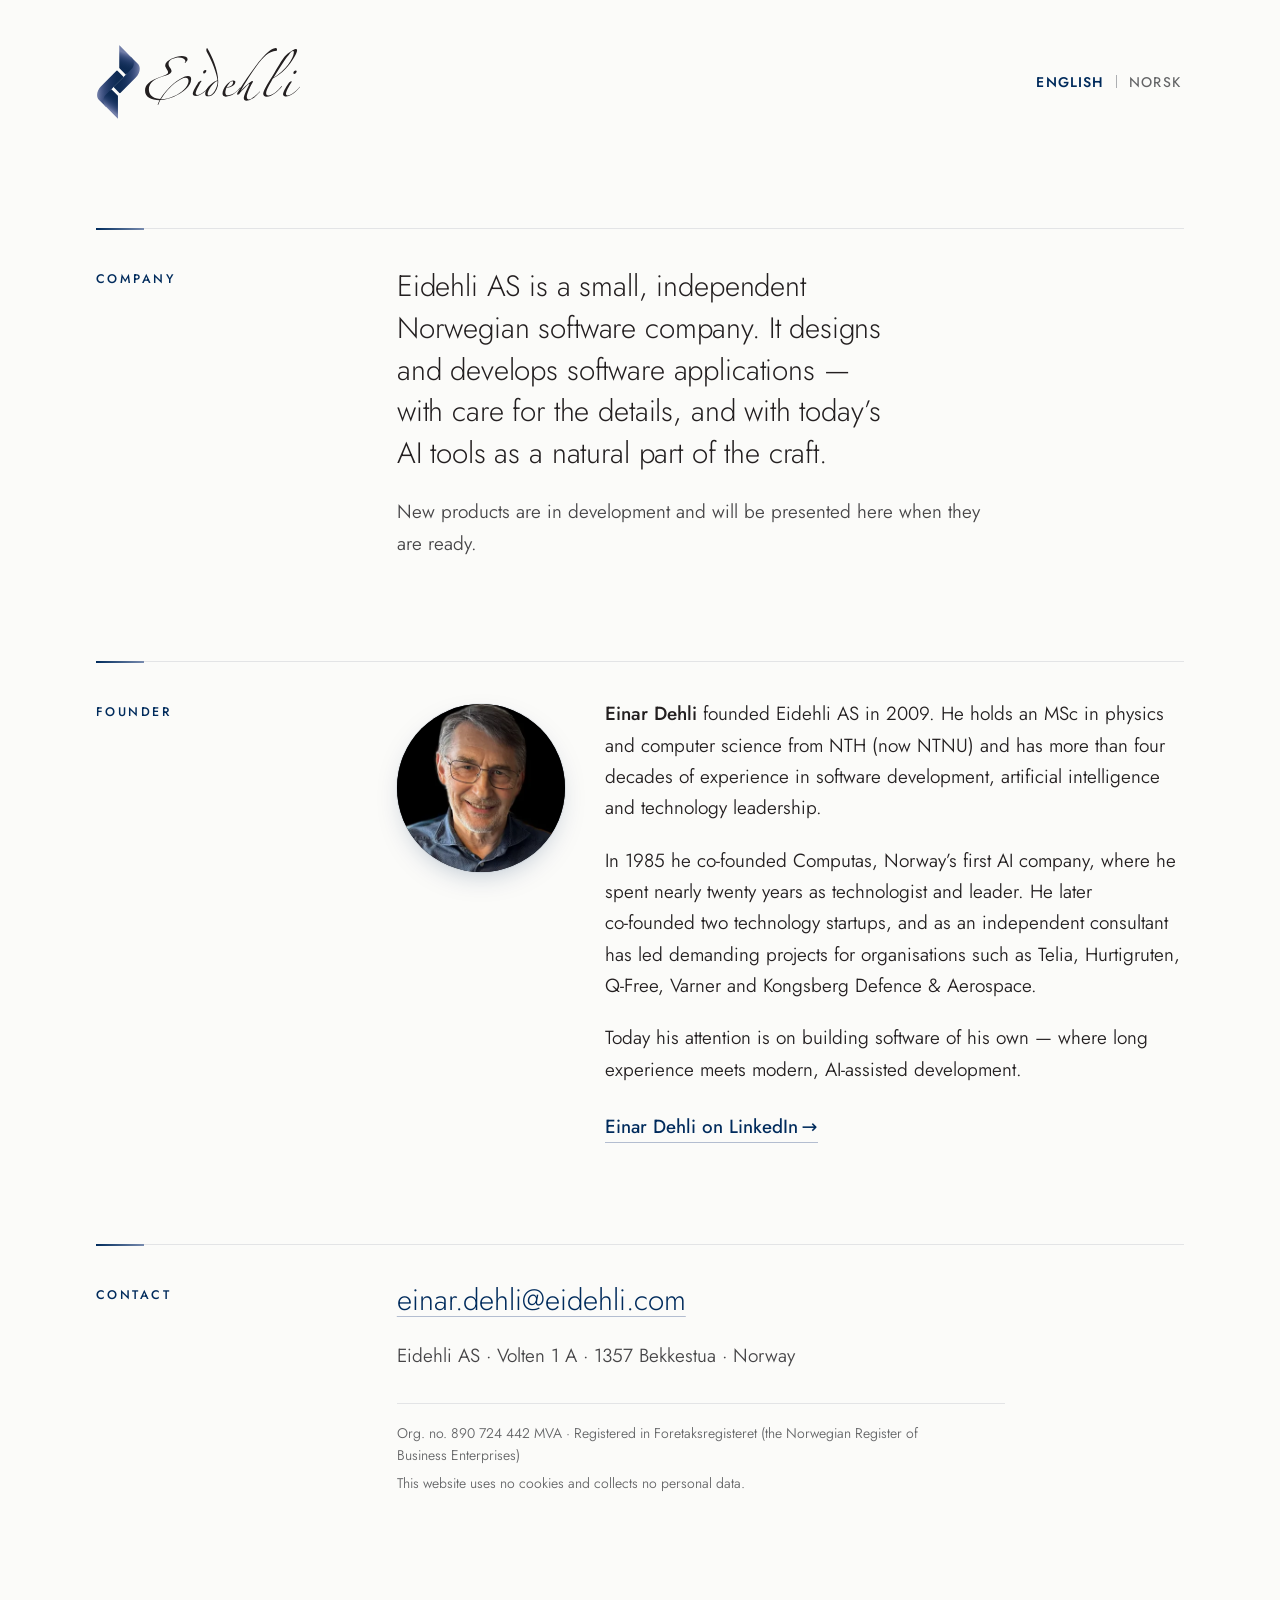
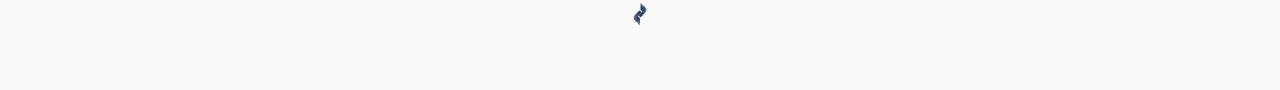
<file: site/index.html>
<!doctype html>
<html lang="en">
<head>
  <meta charset="utf-8">
  <meta name="viewport" content="width=device-width, initial-scale=1">
  <title>Eidehli AS — Software development</title>
  <meta name="description" content="Eidehli AS is an independent Norwegian software company developing software applications.">
  <meta name="theme-color" content="#FBFBF9">
  <script>
    (function () {
      try {
        var r = document.referrer;
        if (r && new URL(r).host === location.host) return;
        var l = (navigator.languages && navigator.languages[0]) || navigator.language || "";
        if (/^(nb|nn|no)\b/i.test(l)) location.replace("no/" + location.hash);
      } catch (e) {}
    })();
  </script>
  <link rel="canonical" href="https://www.eidehli.com/">
  <link rel="alternate" hreflang="en" href="https://www.eidehli.com/">
  <link rel="alternate" hreflang="nb" href="https://www.eidehli.com/no/">
  <link rel="alternate" hreflang="x-default" href="https://www.eidehli.com/">
  <link rel="icon" href="favicon.svg" type="image/svg+xml">
  <link rel="icon" href="favicon-32.png" sizes="32x32" type="image/png">
  <link rel="apple-touch-icon" href="apple-touch-icon.png">
  <link rel="preload" href="assets/fonts/jost-latin-wght.woff2" as="font" type="font/woff2" crossorigin>
  <link rel="stylesheet" href="assets/css/site.css">
  <meta property="og:type" content="website">
  <meta property="og:site_name" content="Eidehli AS">
  <meta property="og:title" content="Eidehli AS — Software development">
  <meta property="og:description" content="Eidehli AS is an independent Norwegian software company developing software applications.">
  <meta property="og:locale" content="en_GB">
  <meta property="og:locale:alternate" content="nb_NO">
  <meta property="og:url" content="https://www.eidehli.com/">
  <meta property="og:image" content="https://www.eidehli.com/assets/img/og-image.png">
  <meta property="og:image:width" content="1200">
  <meta property="og:image:height" content="630">
  <meta property="og:image:alt" content="Eidehli logo">
  <meta name="twitter:card" content="summary_large_image">
  <script type="application/ld+json">
    {
      "@context": "https://schema.org",
      "@type": "Organization",
      "name": "Eidehli AS",
      "legalName": "Eidehli AS",
      "url": "https://www.eidehli.com/",
      "logo": "https://www.eidehli.com/apple-touch-icon.png",
      "taxID": "890724442",
      "vatID": "NO890724442MVA",
      "foundingDate": "2009",
      "email": "einar.dehli@eidehli.com",
      "address": {
        "@type": "PostalAddress",
        "streetAddress": "Volten 1 A",
        "postalCode": "1357",
        "addressLocality": "Bekkestua",
        "addressCountry": "NO"
      },
      "founder": {
        "@type": "Person",
        "name": "Einar Dehli",
        "sameAs": "https://www.linkedin.com/in/eidehli/"
      },
      "description": "Eidehli AS is an independent Norwegian software company developing software applications."
    }
  </script>
</head>
<body>
  <a class="skip-link" href="#main">Skip to content</a>

  <header class="site-header">
    <div class="wrap">
      <a class="brand" href="./" aria-current="page"><img src="assets/logo/eidehli-logo-horizontal.svg" width="205" height="76" alt="Eidehli AS"></a>
      <nav aria-label="Language">
        <ul class="lang">
          <li><a href="./" hreflang="en" lang="en" aria-current="page">English</a></li>
          <li><a href="no/" hreflang="nb" lang="nb">Norsk</a></li>
        </ul>
      </nav>
    </div>
  </header>

  <main id="main" class="wrap">
    <h1 class="visually-hidden">Eidehli AS — Software development</h1>

    <section class="section intro" id="company" aria-labelledby="h-company">
      <h2 class="section-label" id="h-company">Company</h2>
      <div class="section-body">
        <p class="lead">Eidehli AS is a small, independent Norwegian software company. It designs and develops software applications — with care for the details, and with today’s AI tools as a natural part of the craft.</p>
        <p class="note">New products are in development and will be presented here when they are ready.</p>
      </div>
    </section>

    <section class="section" id="founder" aria-labelledby="h-founder">
      <h2 class="section-label" id="h-founder">Founder</h2>
      <div class="founder">
        <figure class="portrait">
          <picture>
            <source type="image/webp" srcset="assets/img/einar-dehli-360.webp 360w, assets/img/einar-dehli-720.webp 720w" sizes="(max-width: 30rem) 8.5rem, 10.5rem">
            <img src="assets/img/einar-dehli-360.jpg" srcset="assets/img/einar-dehli-360.jpg 360w, assets/img/einar-dehli-720.jpg 720w" sizes="(max-width: 30rem) 8.5rem, 10.5rem" width="360" height="360" alt="Portrait of Einar Dehli" loading="lazy" decoding="async">
          </picture>
        </figure>
        <div class="section-body">
            <p><strong>Einar Dehli</strong> founded Eidehli AS in 2009. He holds an MSc in physics and computer science from NTH (now NTNU) and has more than four decades of experience in software development, artificial intelligence and technology leadership.</p>
            <p>In 1985 he <span class="nw">co-founded</span> Computas, Norway’s first AI company, where he spent nearly twenty years as technologist and leader. He later <span class="nw">co-founded</span> two technology startups, and as an independent consultant has led demanding projects for organisations such as Telia, Hurtigruten, <span class="nw">Q-Free</span>, Varner and Kongsberg Defence &amp; Aerospace.</p>
            <p>Today his attention is on building software of his own — where long experience meets modern, <span class="nw">AI-assisted</span> development.</p>
          <p class="more"><a href="https://www.linkedin.com/in/eidehli/" rel="noopener me" target="_blank">Einar Dehli on LinkedIn<span class="arrow" aria-hidden="true">→</span></a></p>
        </div>
      </div>
    </section>

    <section class="section" id="contact" aria-labelledby="h-contact">
      <h2 class="section-label" id="h-contact">Contact</h2>
      <div class="section-body">
        <p class="email"><a href="mailto:einar.dehli@eidehli.com" aria-label="Email: einar.dehli@eidehli.com">einar.dehli@eidehli.com</a></p>
        <address>Eidehli AS · Volten 1 A · 1357 Bekkestua · Norway</address>
        <div class="legal">
          <p>Org. no. 890 724 442 MVA · Registered in Foretaksregisteret (the Norwegian Register of Business Enterprises)</p>
          <p>This website uses no cookies and collects no personal data.</p>
        </div>
      </div>
    </section>
  </main>

  <footer class="site-footer">
    <div class="wrap"><img src="assets/logo/eidehli-symbol.svg" width="14" height="23" alt=""></div>
  </footer>
</body>
</html>
</file>
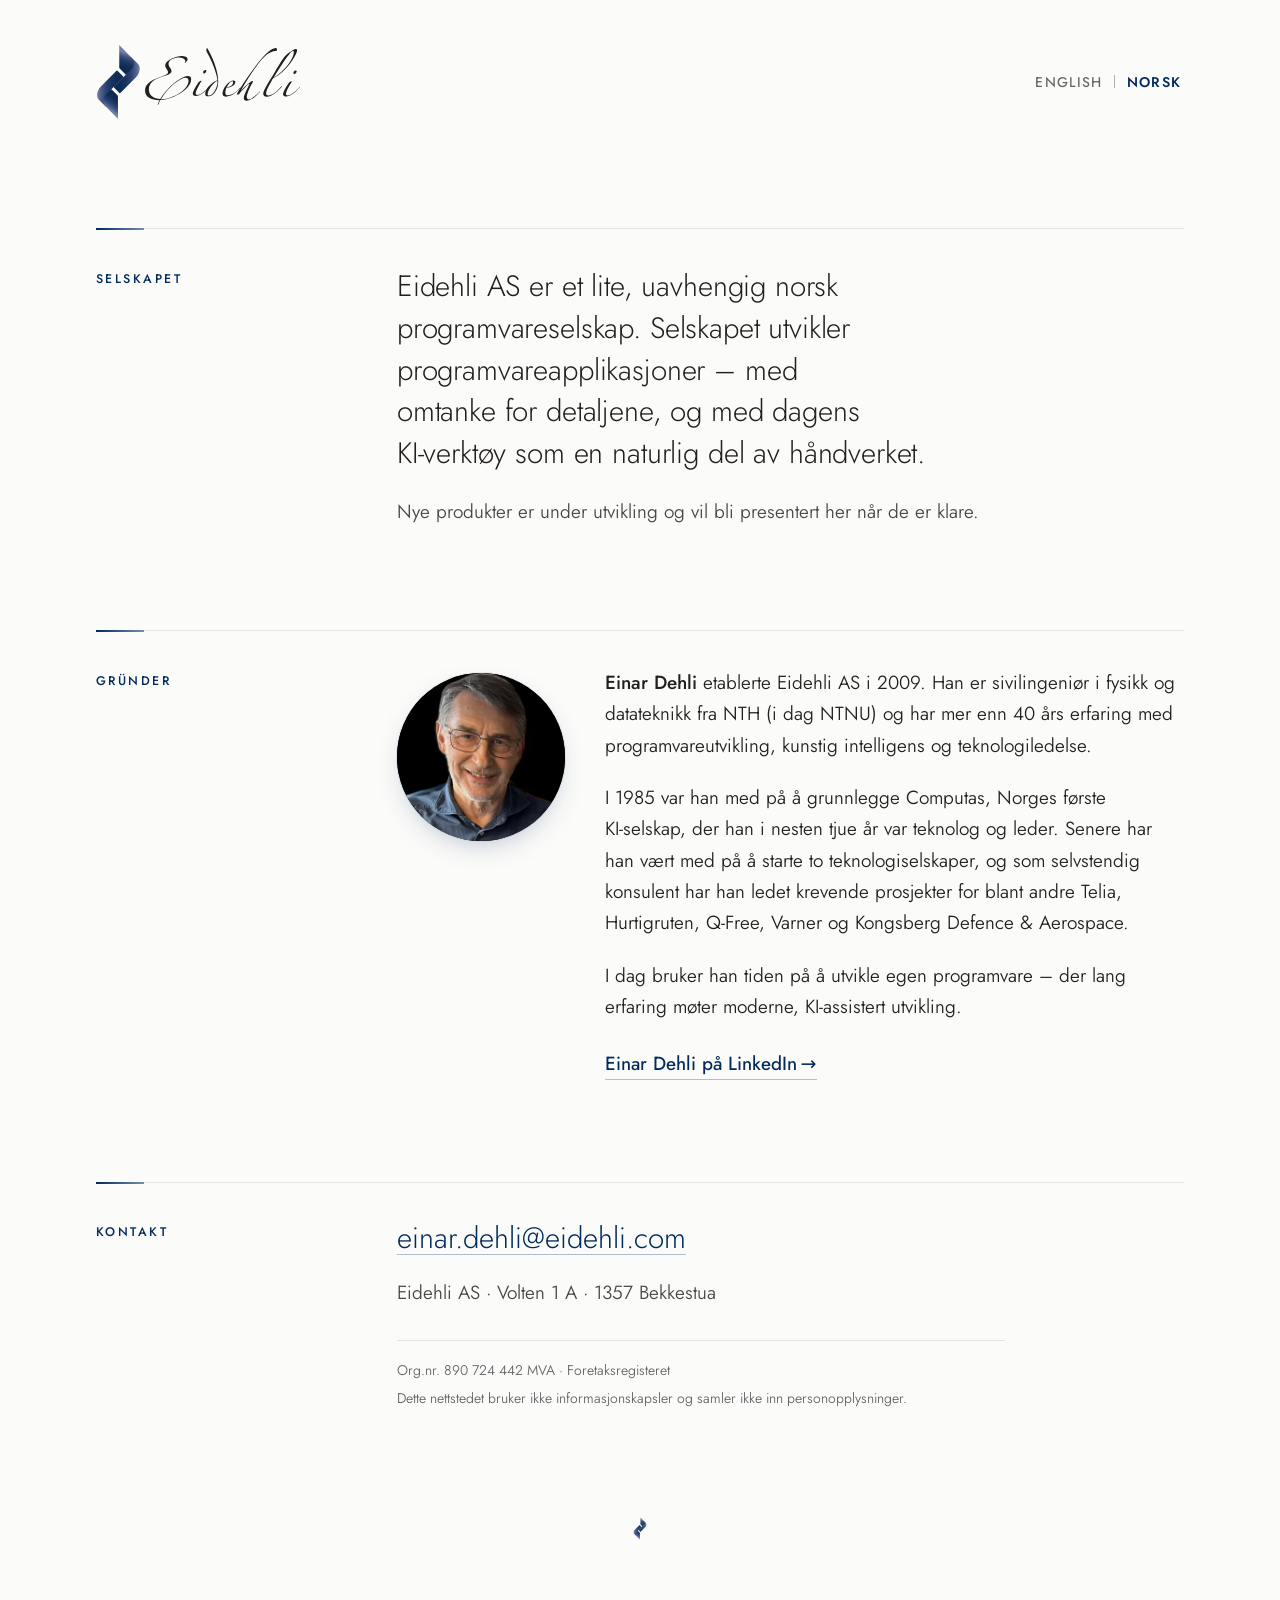
<file: site/no/index.html>
<!doctype html>
<html lang="nb">
<head>
  <meta charset="utf-8">
  <meta name="viewport" content="width=device-width, initial-scale=1">
  <title>Eidehli AS – Programvareutvikling</title>
  <meta name="description" content="Eidehli AS er et uavhengig norsk programvareselskap som utvikler programvareapplikasjoner.">
  <meta name="theme-color" content="#FBFBF9">
  <link rel="canonical" href="https://www.eidehli.com/no/">
  <link rel="alternate" hreflang="en" href="https://www.eidehli.com/">
  <link rel="alternate" hreflang="nb" href="https://www.eidehli.com/no/">
  <link rel="alternate" hreflang="x-default" href="https://www.eidehli.com/">
  <link rel="icon" href="../favicon.svg" type="image/svg+xml">
  <link rel="icon" href="../favicon-32.png" sizes="32x32" type="image/png">
  <link rel="apple-touch-icon" href="../apple-touch-icon.png">
  <link rel="preload" href="../assets/fonts/jost-latin-wght.woff2" as="font" type="font/woff2" crossorigin>
  <link rel="stylesheet" href="../assets/css/site.css">
  <meta property="og:type" content="website">
  <meta property="og:site_name" content="Eidehli AS">
  <meta property="og:title" content="Eidehli AS – Programvareutvikling">
  <meta property="og:description" content="Eidehli AS er et uavhengig norsk programvareselskap som utvikler programvareapplikasjoner.">
  <meta property="og:locale" content="nb_NO">
  <meta property="og:locale:alternate" content="en_GB">
  <meta property="og:url" content="https://www.eidehli.com/no/">
  <meta property="og:image" content="https://www.eidehli.com/assets/img/og-image.png">
  <meta property="og:image:width" content="1200">
  <meta property="og:image:height" content="630">
  <meta property="og:image:alt" content="Eidehli-logo">
  <meta name="twitter:card" content="summary_large_image">
  <script type="application/ld+json">
    {
      "@context": "https://schema.org",
      "@type": "Organization",
      "name": "Eidehli AS",
      "legalName": "Eidehli AS",
      "url": "https://www.eidehli.com/",
      "logo": "https://www.eidehli.com/apple-touch-icon.png",
      "taxID": "890724442",
      "vatID": "NO890724442MVA",
      "foundingDate": "2009",
      "email": "einar.dehli@eidehli.com",
      "address": {
        "@type": "PostalAddress",
        "streetAddress": "Volten 1 A",
        "postalCode": "1357",
        "addressLocality": "Bekkestua",
        "addressCountry": "NO"
      },
      "founder": {
        "@type": "Person",
        "name": "Einar Dehli",
        "sameAs": "https://www.linkedin.com/in/eidehli/"
      },
      "description": "Eidehli AS er et uavhengig norsk programvareselskap som utvikler programvareapplikasjoner."
    }
  </script>
</head>
<body>
  <a class="skip-link" href="#main">Hopp til innholdet</a>

  <header class="site-header">
    <div class="wrap">
      <a class="brand" href="./" aria-current="page"><img src="../assets/logo/eidehli-logo-horizontal.svg" width="205" height="76" alt="Eidehli AS"></a>
      <nav aria-label="Språk">
        <ul class="lang">
          <li><a href=".././" hreflang="en" lang="en">English</a></li>
          <li><a href="../no/" hreflang="nb" lang="nb" aria-current="page">Norsk</a></li>
        </ul>
      </nav>
    </div>
  </header>

  <main id="main" class="wrap">
    <h1 class="visually-hidden">Eidehli AS – Programvareutvikling</h1>

    <section class="section intro" id="company" aria-labelledby="h-company">
      <h2 class="section-label" id="h-company">Selskapet</h2>
      <div class="section-body">
        <p class="lead">Eidehli AS er et lite, uavhengig norsk programvareselskap. Selskapet utvikler programvareapplikasjoner – med omtanke for detaljene, og med dagens <span class="nw">KI-verktøy</span> som en naturlig del av håndverket.</p>
        <p class="note">Nye produkter er under utvikling og vil bli presentert her når de er klare.</p>
      </div>
    </section>

    <section class="section" id="founder" aria-labelledby="h-founder">
      <h2 class="section-label" id="h-founder">Gründer</h2>
      <div class="founder">
        <figure class="portrait">
          <picture>
            <source type="image/webp" srcset="../assets/img/einar-dehli-360.webp 360w, ../assets/img/einar-dehli-720.webp 720w" sizes="(max-width: 30rem) 8.5rem, 10.5rem">
            <img src="../assets/img/einar-dehli-360.jpg" srcset="../assets/img/einar-dehli-360.jpg 360w, ../assets/img/einar-dehli-720.jpg 720w" sizes="(max-width: 30rem) 8.5rem, 10.5rem" width="360" height="360" alt="Portrett av Einar Dehli" loading="lazy" decoding="async">
          </picture>
        </figure>
        <div class="section-body">
            <p><strong>Einar Dehli</strong> etablerte Eidehli AS i 2009. Han er sivilingeniør i fysikk og datateknikk fra NTH (i dag NTNU) og har mer enn 40 års erfaring med programvareutvikling, kunstig intelligens og teknologiledelse.</p>
            <p>I 1985 var han med på å grunnlegge Computas, Norges første <span class="nw">KI-selskap</span>, der han i nesten tjue år var teknolog og leder. Senere har han vært med på å starte to teknologiselskaper, og som selvstendig konsulent har han ledet krevende prosjekter for blant andre Telia, Hurtigruten, <span class="nw">Q-Free</span>, Varner og Kongsberg Defence &amp; Aerospace.</p>
            <p>I dag bruker han tiden på å utvikle egen programvare – der lang erfaring møter moderne, <span class="nw">KI-assistert</span> utvikling.</p>
          <p class="more"><a href="https://www.linkedin.com/in/eidehli/" rel="noopener me" target="_blank">Einar Dehli på LinkedIn<span class="arrow" aria-hidden="true">→</span></a></p>
        </div>
      </div>
    </section>

    <section class="section" id="contact" aria-labelledby="h-contact">
      <h2 class="section-label" id="h-contact">Kontakt</h2>
      <div class="section-body">
        <p class="email"><a href="mailto:einar.dehli@eidehli.com" aria-label="E-post: einar.dehli@eidehli.com">einar.dehli@eidehli.com</a></p>
        <address>Eidehli AS · Volten 1 A · 1357 Bekkestua</address>
        <div class="legal">
          <p>Org.nr. 890 724 442 MVA · Foretaksregisteret</p>
          <p>Dette nettstedet bruker ikke informasjonskapsler og samler ikke inn personopplysninger.</p>
        </div>
      </div>
    </section>
  </main>

  <footer class="site-footer">
    <div class="wrap"><img src="../assets/logo/eidehli-symbol.svg" width="14" height="23" alt=""></div>
  </footer>
</body>
</html>
</file>
<file: site/assets/css/site.css>
/* Eidehli AS — site styles
   Brand: 2009 profile manual. Body type: Jost (OFL), a free substitute for Futura.
   No build step: edit this file directly. */

@font-face {
  font-family: "Jost";
  src: url("../fonts/jost-latin-wght.woff2") format("woff2-variations"),
       url("../fonts/jost-latin-wght.woff2") format("woff2");
  font-weight: 100 900;
  font-style: normal;
  font-display: swap;
}

:root {
  color-scheme: light;

  /* Brand colours (profile manual) */
  --navy: #002B5C;
  --blue: #788BAF;
  --ink: #231F20;
  --grey-1: #464547;
  --grey-2: #636466;
  --grey-3: #939598;
  --grey-4: #ADAFB2;

  /* Surfaces */
  --paper: #FBFBF9;
  --hairline: #E3E4E6;
  --tint: #F1F3F7;

  /* Type */
  --font: "Jost", "Futura", "Century Gothic", "Avenir Next", system-ui, sans-serif;
  --step--1: 0.875rem;
  --step-0: clamp(1.0625rem, 1rem + 0.25vw, 1.1875rem);
  --step-1: clamp(1.375rem, 1.2rem + 0.8vw, 1.875rem);

  /* Layout */
  --measure: 38rem;
  --page: 68rem;
  --gutter: clamp(1rem, 4vw, 3rem);
  --section-gap: clamp(3.5rem, 8vw, 6.5rem);
}

*, *::before, *::after { box-sizing: border-box; }

html {
  -webkit-text-size-adjust: 100%;
  text-size-adjust: 100%;
  scroll-behavior: smooth;
}
@media (prefers-reduced-motion: reduce) { html { scroll-behavior: auto; } }

body {
  margin: 0;
  background: var(--paper);
  color: var(--ink);
  font-family: var(--font);
  font-size: var(--step-0);
  font-weight: 350;
  line-height: 1.65;
  font-kerning: normal;
  font-optical-sizing: auto;
  -webkit-font-smoothing: antialiased;
  -moz-osx-font-smoothing: grayscale;
  text-rendering: optimizeLegibility;
}

::selection { background: rgba(120, 139, 175, 0.28); }

img { display: block; max-width: 100%; height: auto; }

p { margin: 0 0 1.1em; text-wrap: pretty; hanging-punctuation: first; }
p:last-child { margin-bottom: 0; }
strong { font-weight: 500; }

a {
  color: var(--navy);
  text-decoration-line: underline;
  text-decoration-color: rgba(120, 139, 175, 0.55);
  text-decoration-thickness: 1px;
  text-underline-offset: 0.22em;
  transition: text-decoration-color 0.2s ease, color 0.2s ease;
}
a:hover { text-decoration-color: var(--navy); }
a:focus-visible {
  outline: 2px solid var(--navy);
  outline-offset: 3px;
  border-radius: 2px;
}

.skip-link {
  position: absolute;
  left: var(--gutter);
  top: -3rem;
  padding: 0.5rem 0.9rem;
  background: var(--navy);
  color: #fff;
  font-size: var(--step--1);
  text-decoration: none;
  z-index: 10;
}
.skip-link:focus { top: 0.75rem; }

.wrap {
  width: 100%;
  max-width: calc(var(--page) + 2 * var(--gutter));
  margin: 0 auto;
  padding: 0 var(--gutter);
}

/* ---------- Header ---------- */

.site-header .wrap {
  display: flex;
  align-items: center;
  justify-content: space-between;
  gap: 1.5rem;
  padding-top: clamp(1.5rem, 4vw, 2.75rem);
  padding-bottom: clamp(1.5rem, 4vw, 2.75rem);
}

.brand { display: inline-block; line-height: 0; }
.brand img { width: clamp(150px, 22vw, 205px); height: auto; }

.lang {
  display: flex;
  gap: 0.15rem;
  margin: 0;
  padding: 0;
  list-style: none;
  font-size: var(--step--1);
  font-weight: 450;
  letter-spacing: 0.08em;
  text-transform: uppercase;
}
.lang li + li::before {
  content: "";
  display: inline-block;
  width: 1px;
  height: 0.9em;
  margin: 0 0.55rem 0 0.4rem;
  background: var(--grey-4);
  vertical-align: -0.1em;
}
.lang a { color: var(--grey-2); text-decoration: none; padding: 0.35rem 0.2rem; }
.lang a:hover { color: var(--navy); }
.lang a[aria-current="page"] { color: var(--navy); font-weight: 550; }

/* ---------- Sections ---------- */

main.wrap { padding-bottom: var(--section-gap); }

.nw { white-space: nowrap; }

.section {
  display: grid;
  grid-template-columns: minmax(9rem, 14rem) minmax(0, 1fr);
  column-gap: clamp(2rem, 6vw, 5rem);
  padding-top: clamp(1.75rem, 3vw, 2.25rem);
  margin-top: var(--section-gap);
  border-top: 1px solid var(--hairline);
  position: relative;
}
/* Short brand-gradient accent sitting on the hairline */
.section::before {
  content: "";
  position: absolute;
  top: -1px;
  left: 0;
  width: 3rem;
  height: 2px;
  background: linear-gradient(90deg, var(--navy), var(--blue));
}

.section-label {
  margin: 0.35rem 0 1.5rem;
  font-size: 0.78rem;
  font-weight: 500;
  letter-spacing: 0.2em;
  text-transform: uppercase;
  color: var(--navy);
  line-height: 1.4;
}

.section-body { max-width: var(--measure); }

/* Company: the opening statement */
.intro { margin-top: clamp(1.5rem, 5vw, 4rem); }
.lead {
  font-size: var(--step-1);
  font-weight: 300;
  line-height: 1.42;
  letter-spacing: -0.005em;
  color: var(--ink);
  margin-bottom: 1.4rem;
  text-wrap: balance;
}
.note { color: var(--grey-1); }

/* Founder */
.founder {
  display: grid;
  grid-template-columns: clamp(7.5rem, 14vw, 10.5rem) minmax(0, 1fr);
  gap: clamp(1.25rem, 3.5vw, 2.5rem);
  align-items: start;
  max-width: calc(var(--measure) + 13rem);
}
.portrait {
  margin: 0.35rem 0 0;
  border-radius: 50%;
  overflow: hidden;
  aspect-ratio: 1;
  background: #111;
  box-shadow: 0 0 0 1px rgba(0, 43, 92, 0.08), 0 10px 30px -12px rgba(0, 43, 92, 0.35);
}
.portrait img { width: 100%; height: 100%; object-fit: cover; }

.more {
  margin-top: 1.6rem;
  font-weight: 450;
}
.more a { text-decoration: none; border-bottom: 1px solid rgba(120, 139, 175, 0.55); padding-bottom: 0.1em; }
.more a:hover { border-bottom-color: var(--navy); }
.more .arrow { display: inline-block; transition: transform 0.2s ease; margin-left: 0.2em; }
.more a:hover .arrow { transform: translateX(3px); }
@media (prefers-reduced-motion: reduce) { .more .arrow { transition: none; } }

/* Contact */
.email {
  font-size: var(--step-1);
  font-weight: 300;
  line-height: 1.3;
  margin-bottom: 1.25rem;
  overflow-wrap: anywhere;
}
address { font-style: normal; color: var(--grey-1); }
.legal {
  margin-top: 2rem;
  padding-top: 1.1rem;
  border-top: 1px solid var(--hairline);
  font-size: var(--step--1);
  color: var(--grey-2);
  line-height: 1.6;
}
.legal p { margin-bottom: 0.35rem; }

/* ---------- Footer ---------- */

.site-footer {
  padding: 0 0 clamp(2.5rem, 6vw, 4rem);
}
.site-footer .wrap { display: flex; justify-content: center; }
.site-footer img { width: 14px; height: auto; opacity: 0.9; }

/* ---------- Small screens ---------- */

@media (max-width: 46rem) {
  .section { grid-template-columns: minmax(0, 1fr); }
  .section-label { margin-bottom: 1.25rem; }
}
@media (max-width: 30rem) {
  .founder { grid-template-columns: minmax(0, 1fr); }
  .portrait { width: 8.5rem; margin-bottom: 0.25rem; }
}

/* ---------- Print ---------- */

@media print {
  body { background: #fff; font-size: 11pt; }
  .lang, .skip-link, .site-footer { display: none; }
  .section { break-inside: avoid; margin-top: 2rem; }
  a { text-decoration: none; }
  .more a::after { content: " (" attr(href) ")"; font-size: 9pt; color: var(--grey-2); }
}

.visually-hidden {
  position: absolute !important;
  width: 1px; height: 1px;
  padding: 0; margin: -1px;
  overflow: hidden; clip: rect(0 0 0 0);
  white-space: nowrap; border: 0;
}

/* ---------- 404 page ---------- */
.notfound-no { margin-top: 2.75rem; padding-top: 2rem; border-top: 1px solid var(--hairline); }
</file>
